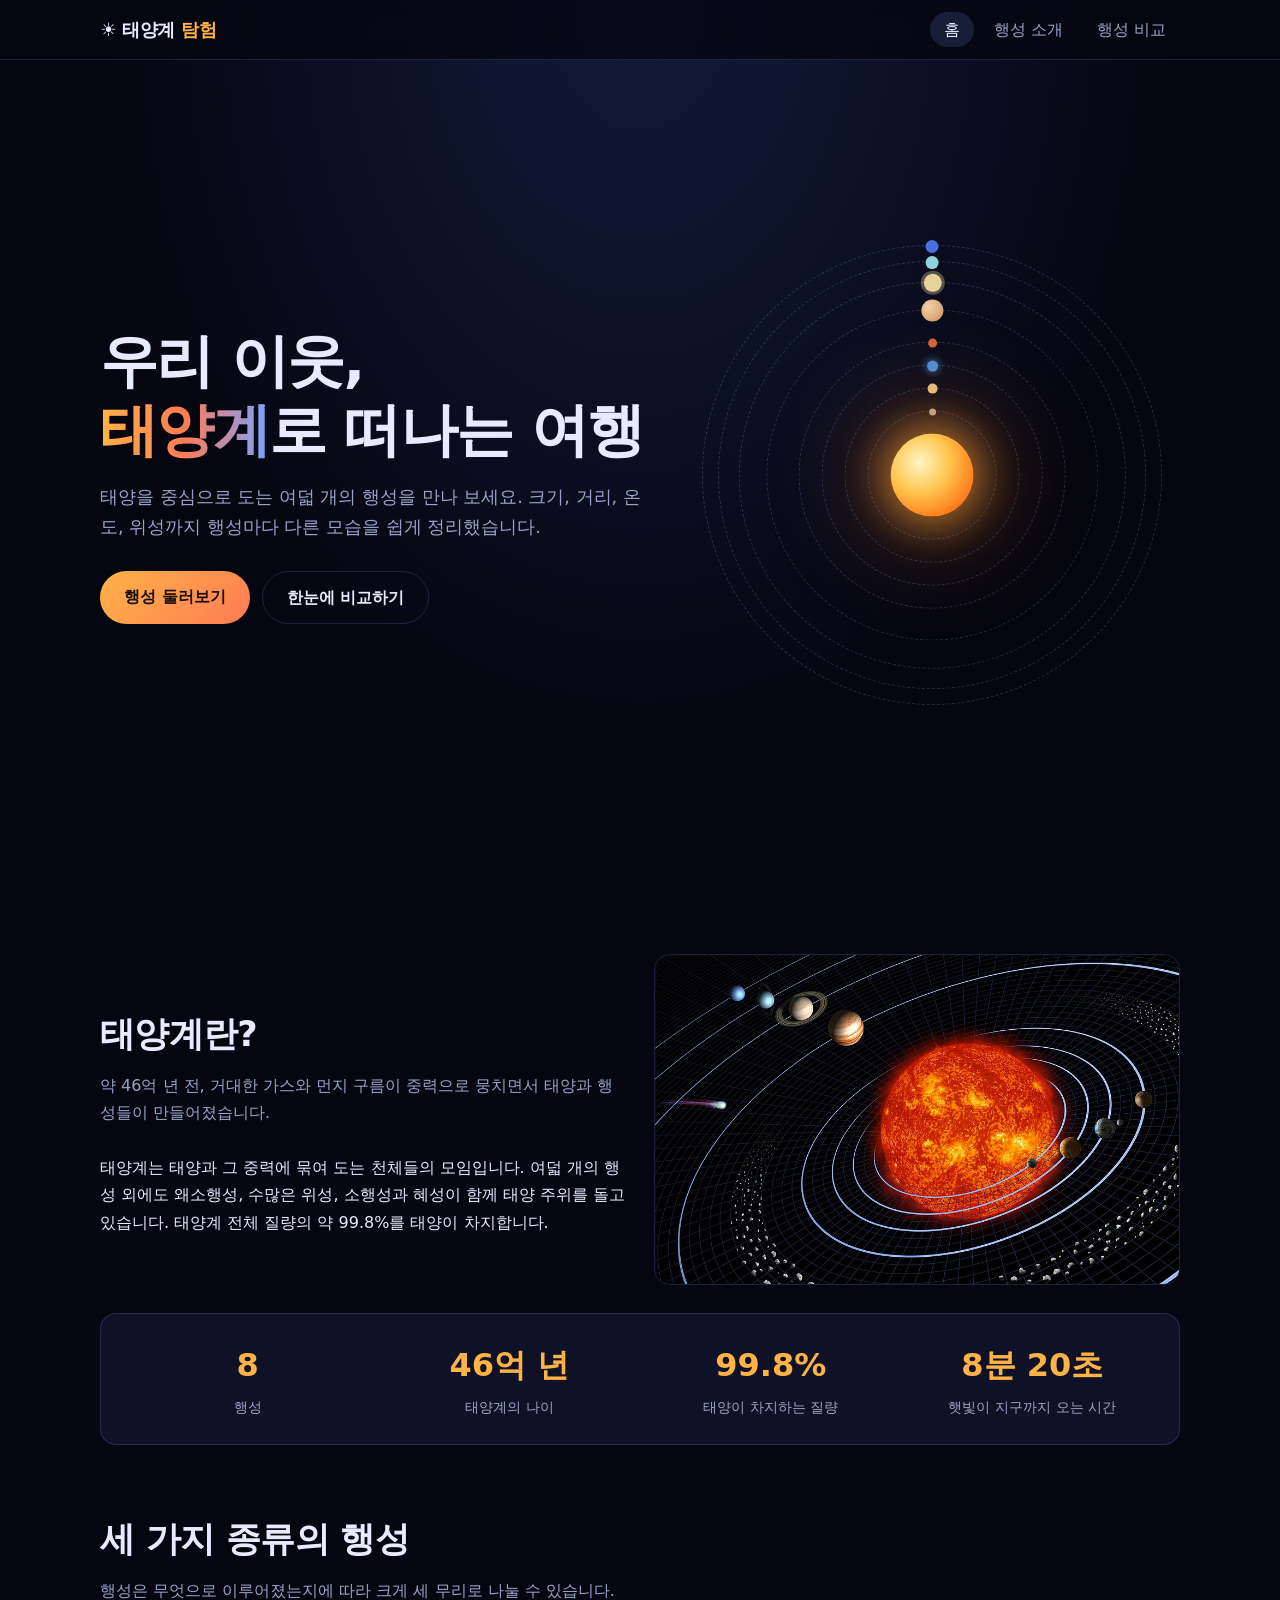
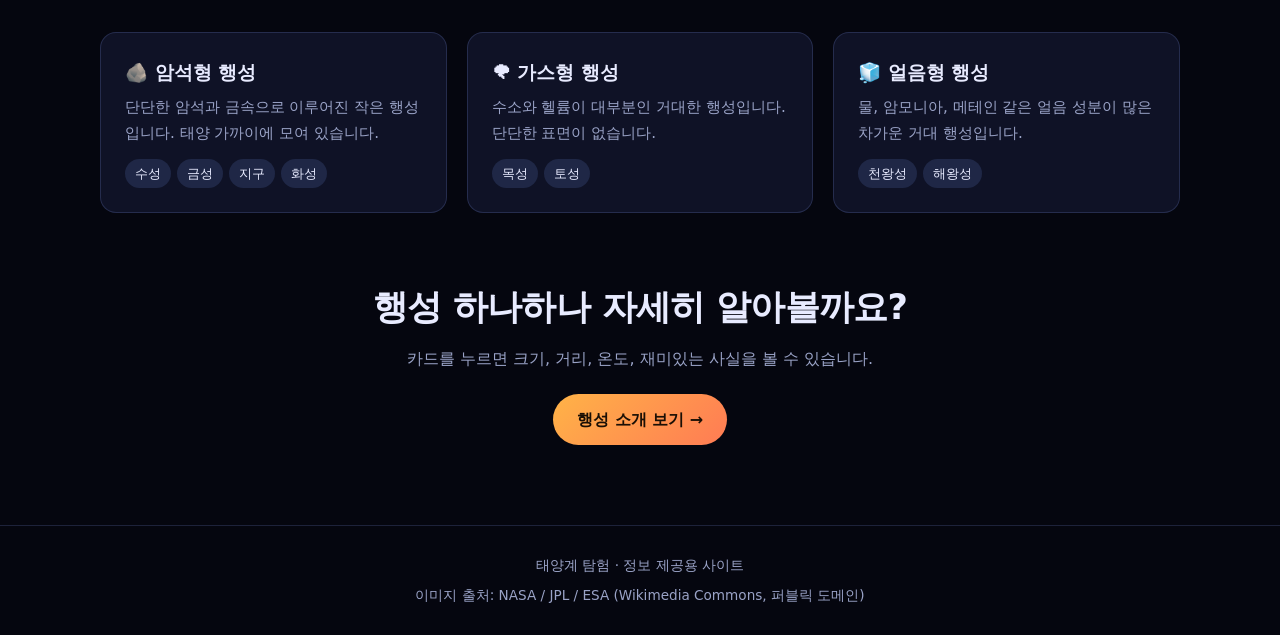
<file: index.html>
<!DOCTYPE html>
<html lang="ko">
<head>
  <meta charset="UTF-8">
  <meta name="viewport" content="width=device-width, initial-scale=1.0">
  <title>태양계 탐험 | 홈</title>
  <meta name="description" content="태양계 여덟 행성을 소개하는 정보 사이트">
  <link rel="icon" href="data:image/svg+xml,<svg xmlns=%22http://www.w3.org/2000/svg%22 viewBox=%220 0 100 100%22><text y=%22.9em%22 font-size=%2290%22>🪐</text></svg>">
  <link rel="stylesheet" href="css/style.css">
</head>
<body>
  <canvas id="stars" aria-hidden="true"></canvas>

  <header class="site-header">
    <nav class="nav">
      <a class="logo" href="index.html">☀ 태양계 <span>탐험</span></a>
      <button class="nav-toggle" aria-label="메뉴 열기" aria-expanded="false">☰</button>
      <ul class="nav-links">
        <li><a href="index.html" class="active">홈</a></li>
        <li><a href="planets.html">행성 소개</a></li>
        <li><a href="compare.html">행성 비교</a></li>
      </ul>
    </nav>
  </header>

  <main>
    <section class="hero">
      <div>
        <h1 class="fade-up">우리 이웃,<br><em>태양계</em>로 떠나는 여행</h1>
        <p class="fade-up d1">태양을 중심으로 도는 여덟 개의 행성을 만나 보세요. 크기, 거리, 온도, 위성까지 행성마다 다른 모습을 쉽게 정리했습니다.</p>
        <div class="hero-actions fade-up d2">
          <a class="btn" href="planets.html">행성 둘러보기</a>
          <a class="btn ghost" href="compare.html">한눈에 비교하기</a>
        </div>
      </div>
      <div class="orbit-system" aria-label="태양 주위를 도는 행성 애니메이션" role="img">
        <div class="orbit o8"><span class="dot"></span></div>
        <div class="orbit o7"><span class="dot"></span></div>
        <div class="orbit o6"><span class="dot"></span></div>
        <div class="orbit o5"><span class="dot"></span></div>
        <div class="orbit o4"><span class="dot"></span></div>
        <div class="orbit o3"><span class="dot"></span></div>
        <div class="orbit o2"><span class="dot"></span></div>
        <div class="orbit o1"><span class="dot"></span></div>
        <div class="sun"></div>
      </div>
    </section>

    <section>
      <div class="intro-grid">
        <div class="reveal">
          <h2 class="section-title">태양계란?</h2>
          <p class="section-sub">약 46억 년 전, 거대한 가스와 먼지 구름이 중력으로 뭉치면서 태양과 행성들이 만들어졌습니다.</p>
          <p>태양계는 태양과 그 중력에 묶여 도는 천체들의 모임입니다. 여덟 개의 행성 외에도 왜소행성, 수많은 위성, 소행성과 혜성이 함께 태양 주위를 돌고 있습니다. 태양계 전체 질량의 약 99.8%를 태양이 차지합니다.</p>
        </div>
        <img class="reveal" src="images/system.jpg" alt="태양과 여덟 행성의 궤도를 그린 태양계 일러스트" loading="lazy">
      </div>
      <div class="stats panel reveal">
        <div class="stat"><strong>8</strong><span>행성</span></div>
        <div class="stat"><strong>46억 년</strong><span>태양계의 나이</span></div>
        <div class="stat"><strong>99.8%</strong><span>태양이 차지하는 질량</span></div>
        <div class="stat"><strong>8분 20초</strong><span>햇빛이 지구까지 오는 시간</span></div>
      </div>
    </section>

    <section>
      <h2 class="section-title reveal">세 가지 종류의 행성</h2>
      <p class="section-sub reveal">행성은 무엇으로 이루어졌는지에 따라 크게 세 무리로 나눌 수 있습니다.</p>
      <div class="groups">
        <article class="group panel reveal">
          <h3>🪨 암석형 행성</h3>
          <p>단단한 암석과 금속으로 이루어진 작은 행성입니다. 태양 가까이에 모여 있습니다.</p>
          <div class="chips"><span class="chip">수성</span><span class="chip">금성</span><span class="chip">지구</span><span class="chip">화성</span></div>
        </article>
        <article class="group panel reveal">
          <h3>🌪 가스형 행성</h3>
          <p>수소와 헬륨이 대부분인 거대한 행성입니다. 단단한 표면이 없습니다.</p>
          <div class="chips"><span class="chip">목성</span><span class="chip">토성</span></div>
        </article>
        <article class="group panel reveal">
          <h3>🧊 얼음형 행성</h3>
          <p>물, 암모니아, 메테인 같은 얼음 성분이 많은 차가운 거대 행성입니다.</p>
          <div class="chips"><span class="chip">천왕성</span><span class="chip">해왕성</span></div>
        </article>
      </div>
    </section>

    <section class="cta reveal">
      <h2 class="section-title">행성 하나하나 자세히 알아볼까요?</h2>
      <p>카드를 누르면 크기, 거리, 온도, 재미있는 사실을 볼 수 있습니다.</p>
      <a class="btn" href="planets.html">행성 소개 보기 →</a>
    </section>
  </main>

  <footer>
    <p>태양계 탐험 · 정보 제공용 사이트</p>
    <p>이미지 출처: NASA / JPL / ESA (Wikimedia Commons, 퍼블릭 도메인)</p>
  </footer>

  <script src="js/main.js"></script>
</body>
</html>
</file>
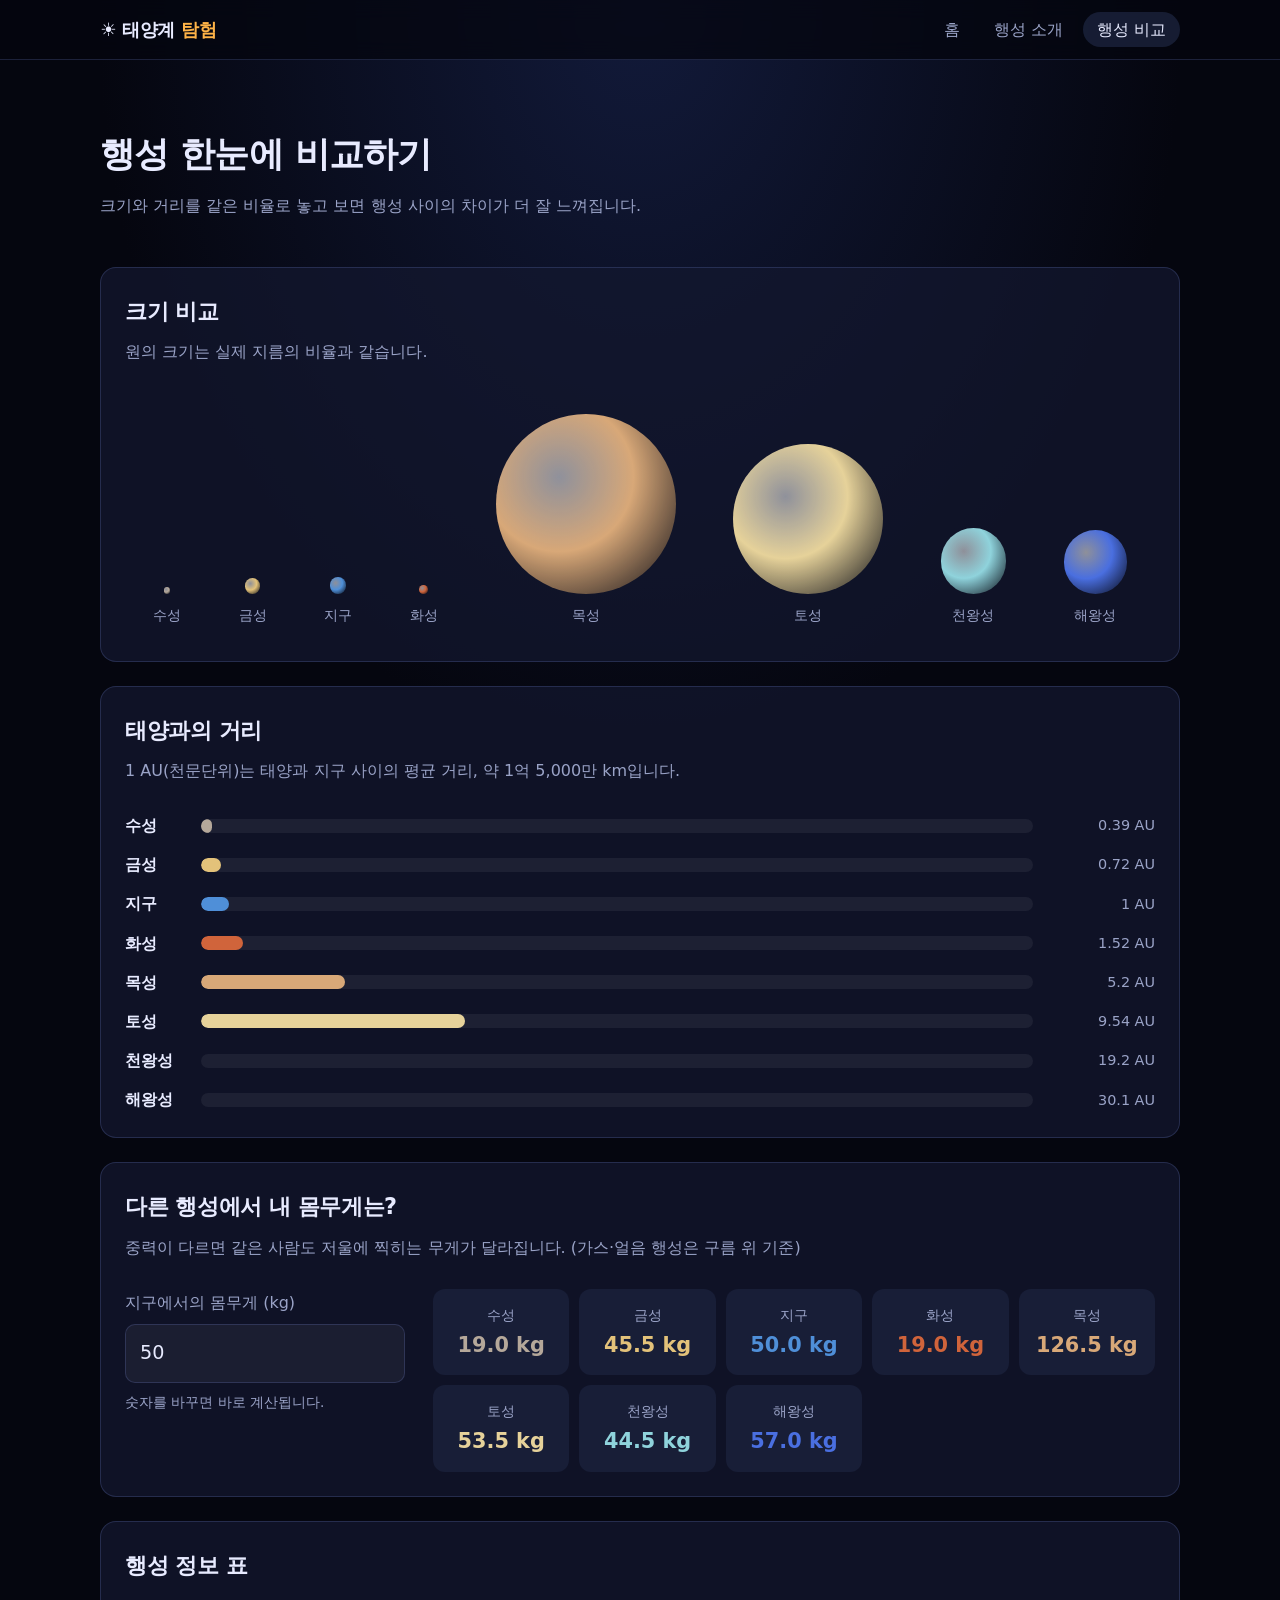
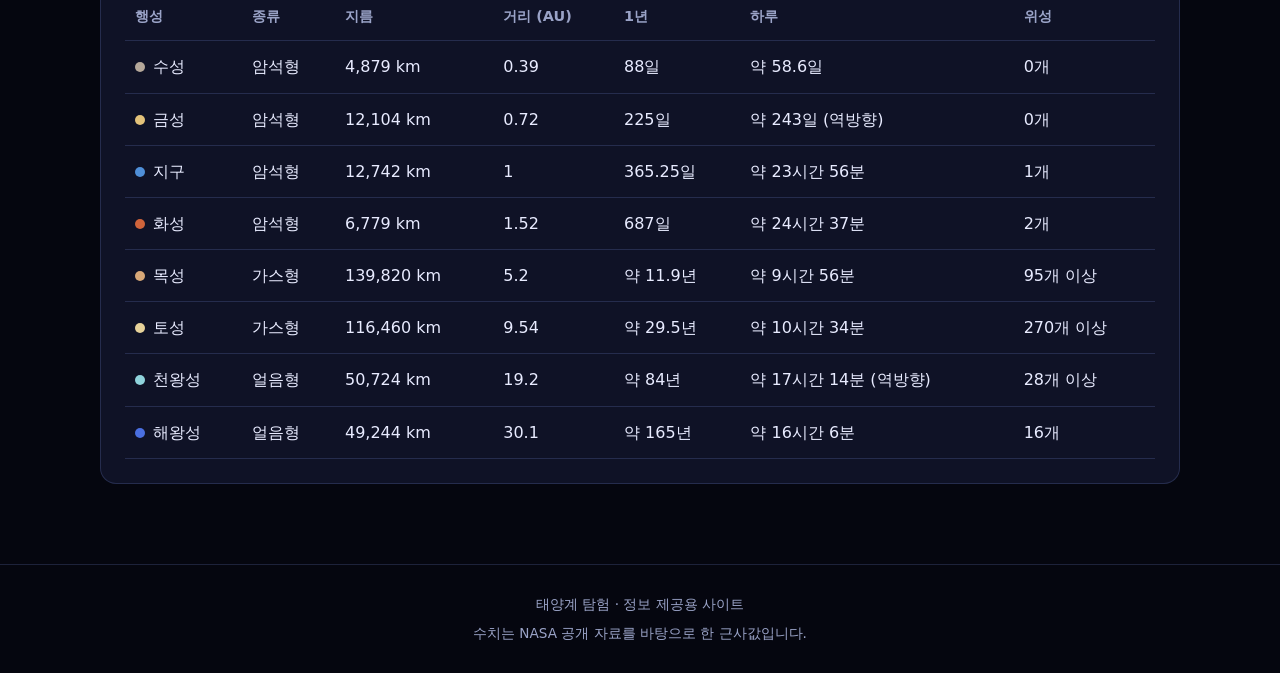
<file: compare.html>
<!DOCTYPE html>
<html lang="ko">
<head>
  <meta charset="UTF-8">
  <meta name="viewport" content="width=device-width, initial-scale=1.0">
  <title>태양계 탐험 | 행성 비교</title>
  <meta name="description" content="여덟 행성의 크기, 거리, 중력 비교">
  <link rel="icon" href="data:image/svg+xml,<svg xmlns=%22http://www.w3.org/2000/svg%22 viewBox=%220 0 100 100%22><text y=%22.9em%22 font-size=%2290%22>🪐</text></svg>">
  <link rel="stylesheet" href="css/style.css">
</head>
<body>
  <canvas id="stars" aria-hidden="true"></canvas>

  <header class="site-header">
    <nav class="nav">
      <a class="logo" href="index.html">☀ 태양계 <span>탐험</span></a>
      <button class="nav-toggle" aria-label="메뉴 열기" aria-expanded="false">☰</button>
      <ul class="nav-links">
        <li><a href="index.html">홈</a></li>
        <li><a href="planets.html">행성 소개</a></li>
        <li><a href="compare.html" class="active">행성 비교</a></li>
      </ul>
    </nav>
  </header>

  <main>
    <section>
      <h1 class="section-title fade-up">행성 한눈에 비교하기</h1>
      <p class="section-sub fade-up d1">크기와 거리를 같은 비율로 놓고 보면 행성 사이의 차이가 더 잘 느껴집니다.</p>
    </section>

    <section style="padding-top:20px">
      <div class="panel reveal">
        <h2 class="section-title" style="font-size:1.4rem">크기 비교</h2>
        <p class="section-sub">원의 크기는 실제 지름의 비율과 같습니다.</p>
        <div class="size-row" id="sizeRow"></div>
      </div>
    </section>

    <section style="padding-top:24px">
      <div class="panel reveal">
        <h2 class="section-title" style="font-size:1.4rem">태양과의 거리</h2>
        <p class="section-sub">1 AU(천문단위)는 태양과 지구 사이의 평균 거리, 약 1억 5,000만 km입니다.</p>
        <div class="bars" id="distanceBars"></div>
      </div>
    </section>

    <section style="padding-top:24px">
      <div class="panel reveal">
        <h2 class="section-title" style="font-size:1.4rem">다른 행성에서 내 몸무게는?</h2>
        <p class="section-sub">중력이 다르면 같은 사람도 저울에 찍히는 무게가 달라집니다. (가스·얼음 행성은 구름 위 기준)</p>
        <div class="calc">
          <div>
            <label for="weightInput">지구에서의 몸무게 (kg)</label>
            <input id="weightInput" type="number" min="1" max="500" value="50" inputmode="decimal">
            <p class="hint">숫자를 바꾸면 바로 계산됩니다.</p>
          </div>
          <div class="weights" id="weights"></div>
        </div>
      </div>
    </section>

    <section style="padding-top:24px">
      <div class="panel reveal">
        <h2 class="section-title" style="font-size:1.4rem">행성 정보 표</h2>
        <div class="table-wrap">
          <table>
            <thead>
              <tr><th>행성</th><th>종류</th><th>지름</th><th>거리 (AU)</th><th>1년</th><th>하루</th><th>위성</th></tr>
            </thead>
            <tbody id="tableBody"></tbody>
          </table>
        </div>
      </div>
    </section>
  </main>

  <footer>
    <p>태양계 탐험 · 정보 제공용 사이트</p>
    <p>수치는 NASA 공개 자료를 바탕으로 한 근사값입니다.</p>
  </footer>

  <script src="js/planets.js"></script>
  <script src="js/main.js"></script>
  <script>
    // 크기 비교 (목성 = 최대)
    const maxD = Math.max(...PLANETS.map((p) => p.diameter));
    const maxPx = Math.min(180, window.innerWidth * 0.2);
    document.getElementById("sizeRow").innerHTML = PLANETS.map((p, i) => {
      const size = Math.max(4, (p.diameter / maxD) * maxPx);
      return `<div class="size-item">
        <div class="size-ball" style="width:${size}px;height:${size}px;background:radial-gradient(circle at 35% 35%, #fff8, ${p.color} 45%, #0008);transition-delay:${i * 120}ms"></div>
        <span>${p.name}</span></div>`;
    }).join("");

    // 거리 막대 (로그 척도 대신 실제 비율)
    const maxAU = Math.max(...PLANETS.map((p) => p.distanceAU));
    const bars = document.getElementById("distanceBars");
    bars.innerHTML = PLANETS.map((p) => `
      <div class="bar-row">
        <span class="label">${p.name}</span>
        <div class="bar-track"><div class="bar-fill" data-w="${Math.max(1, (p.distanceAU / maxAU) * 100)}" style="background:${p.color}"></div></div>
        <span class="value">${p.distanceAU} AU</span>
      </div>`).join("");
    // 화면에 보이면 막대가 늘어나는 애니메이션
    const barIO = new IntersectionObserver((entries) => {
      if (entries[0].isIntersecting) {
        bars.querySelectorAll(".bar-fill").forEach((el, i) => {
          setTimeout(() => (el.style.width = el.dataset.w + "%"), i * 100);
        });
        barIO.disconnect();
      }
    }, { threshold: 0.3 });
    barIO.observe(bars);

    // 몸무게 계산기
    const input = document.getElementById("weightInput");
    const weights = document.getElementById("weights");
    function renderWeights() {
      const w = parseFloat(input.value);
      weights.innerHTML = PLANETS.map((p) => {
        const val = isNaN(w) || w <= 0 ? "-" : (w * p.gravity).toFixed(1) + " kg";
        return `<div class="weight bump"><span>${p.name}</span><strong style="color:${p.color}">${val}</strong></div>`;
      }).join("");
    }
    input.addEventListener("input", renderWeights);
    renderWeights();

    // 표
    document.getElementById("tableBody").innerHTML = PLANETS.map((p) => `
      <tr>
        <td><span class="swatch" style="background:${p.color}"></span>${p.name}</td>
        <td>${p.typeLabel}</td>
        <td>${p.diameter.toLocaleString()} km</td>
        <td>${p.distanceAU}</td>
        <td>${p.year}</td>
        <td>${p.day}</td>
        <td>${p.moons}</td>
      </tr>`).join("");
  </script>
</body>
</html>
</file>
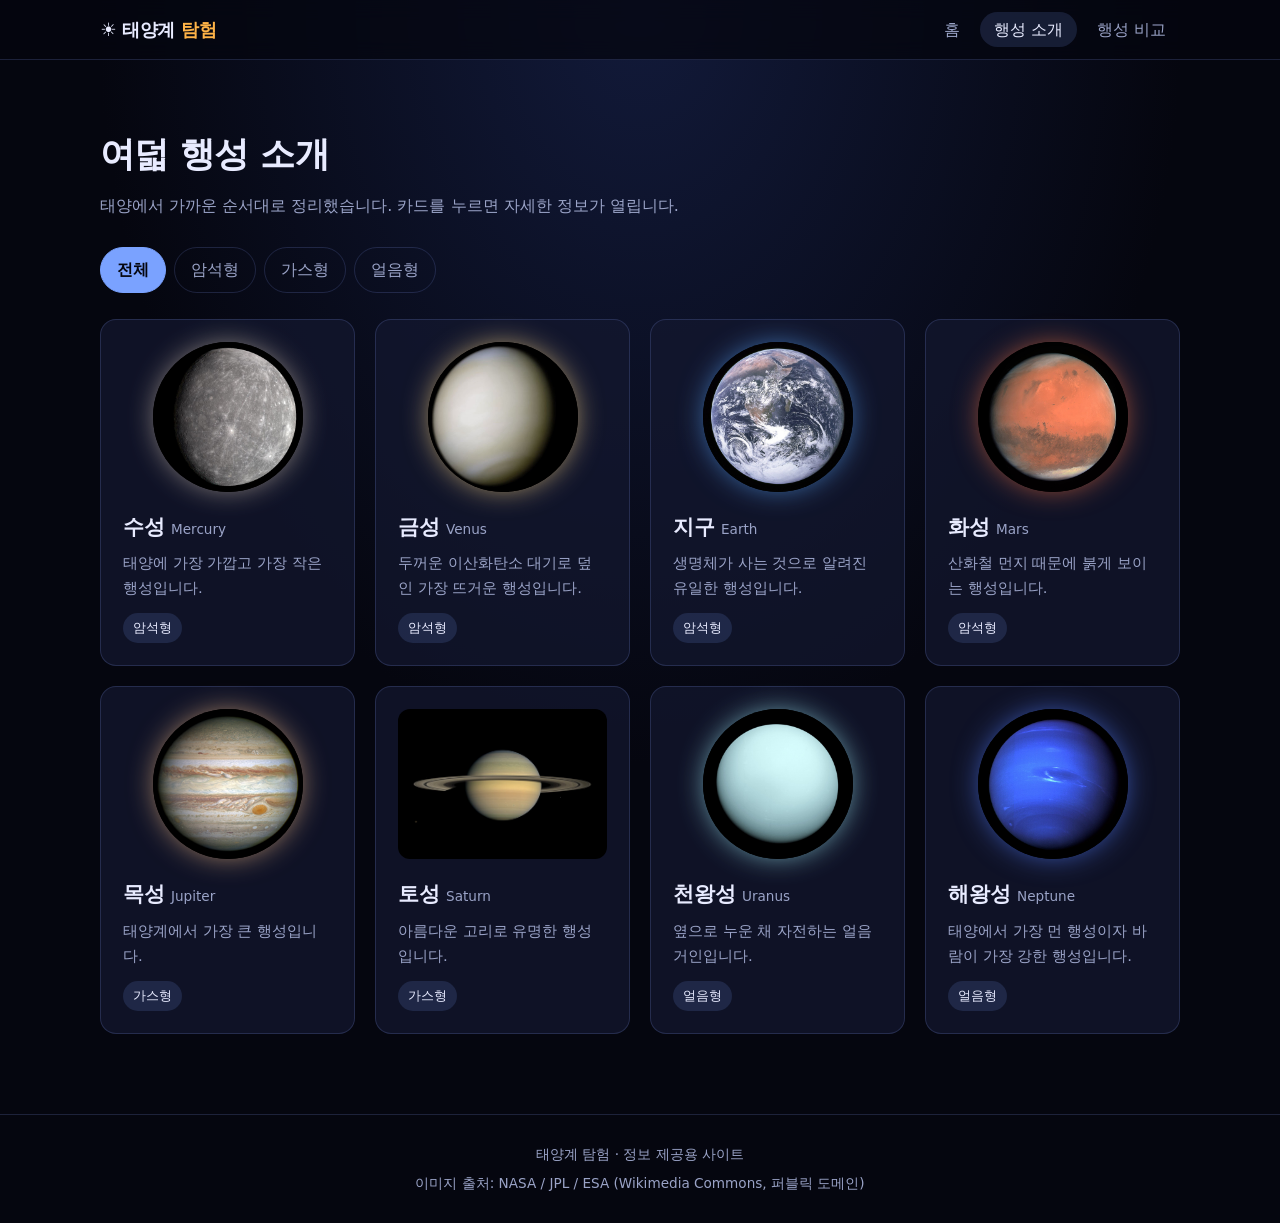
<file: planets.html>
<!DOCTYPE html>
<html lang="ko">
<head>
  <meta charset="UTF-8">
  <meta name="viewport" content="width=device-width, initial-scale=1.0">
  <title>태양계 탐험 | 행성 소개</title>
  <meta name="description" content="수성부터 해왕성까지 여덟 행성 소개">
  <link rel="icon" href="data:image/svg+xml,<svg xmlns=%22http://www.w3.org/2000/svg%22 viewBox=%220 0 100 100%22><text y=%22.9em%22 font-size=%2290%22>🪐</text></svg>">
  <link rel="stylesheet" href="css/style.css">
</head>
<body>
  <canvas id="stars" aria-hidden="true"></canvas>

  <header class="site-header">
    <nav class="nav">
      <a class="logo" href="index.html">☀ 태양계 <span>탐험</span></a>
      <button class="nav-toggle" aria-label="메뉴 열기" aria-expanded="false">☰</button>
      <ul class="nav-links">
        <li><a href="index.html">홈</a></li>
        <li><a href="planets.html" class="active">행성 소개</a></li>
        <li><a href="compare.html">행성 비교</a></li>
      </ul>
    </nav>
  </header>

  <main>
    <section>
      <h1 class="section-title fade-up">여덟 행성 소개</h1>
      <p class="section-sub fade-up d1">태양에서 가까운 순서대로 정리했습니다. 카드를 누르면 자세한 정보가 열립니다.</p>

      <div class="filters fade-up d2" role="group" aria-label="행성 종류 필터">
        <button class="filter-btn active" data-filter="all">전체</button>
        <button class="filter-btn" data-filter="rocky">암석형</button>
        <button class="filter-btn" data-filter="gas">가스형</button>
        <button class="filter-btn" data-filter="ice">얼음형</button>
      </div>

      <div class="planet-grid" id="planetGrid"></div>
    </section>
  </main>

  <div class="modal" id="modal" aria-hidden="true">
    <div class="modal-backdrop" data-close></div>
    <div class="modal-box" role="dialog" aria-modal="true" aria-labelledby="modalTitle">
      <button class="modal-close" data-close aria-label="닫기">×</button>
      <div class="modal-img" id="modalImg"></div>
      <div>
        <span class="chip" id="modalType"></span>
        <h2 id="modalTitle"></h2>
        <p class="desc" id="modalDesc"></p>
        <dl class="facts" id="modalFacts"></dl>
        <p class="fun-fact" id="modalFact"></p>
        <div class="modal-nav">
          <button class="btn ghost" id="prevBtn">← 이전 행성</button>
          <button class="btn ghost" id="nextBtn">다음 행성 →</button>
        </div>
      </div>
    </div>
  </div>

  <footer>
    <p>태양계 탐험 · 정보 제공용 사이트</p>
    <p>이미지 출처: NASA / JPL / ESA (Wikimedia Commons, 퍼블릭 도메인)</p>
  </footer>

  <script src="js/planets.js"></script>
  <script src="js/main.js"></script>
  <script>
    const grid = document.getElementById("planetGrid");
    const modal = document.getElementById("modal");
    let current = 0;
    let lastFocus = null;

    // 카드 만들기
    grid.innerHTML = PLANETS.map((p, i) => `
      <button class="planet-card reveal" data-type="${p.type}" data-index="${i}" style="--glow:${p.color}; transition-delay:${i * 60}ms">
        <div class="thumb${p.id === "saturn" ? " wide" : ""}"><img src="${p.img}" alt="${p.name} 사진" loading="lazy"></div>
        <h3>${p.name}<small>${p.en}</small></h3>
        <p>${p.summary}</p>
        <span class="chip tag">${p.typeLabel}</span>
      </button>`).join("");
    observeReveal(grid);

    // 필터
    document.querySelectorAll(".filter-btn").forEach((btn) => {
      btn.addEventListener("click", () => {
        document.querySelectorAll(".filter-btn").forEach((b) => b.classList.remove("active"));
        btn.classList.add("active");
        const f = btn.dataset.filter;
        grid.querySelectorAll(".planet-card").forEach((card) => {
          card.classList.toggle("hide", f !== "all" && card.dataset.type !== f);
        });
      });
    });

    // 모달
    function openModal(i) {
      current = (i + PLANETS.length) % PLANETS.length;
      const p = PLANETS[current];
      const img = document.getElementById("modalImg");
      img.className = "modal-img" + (p.id === "saturn" ? " wide" : "");
      img.innerHTML = `<img src="${p.img}" alt="${p.name} 사진">`;
      document.getElementById("modalType").textContent = p.typeLabel + " 행성";
      document.getElementById("modalTitle").innerHTML = `${p.name}<small>${p.en}</small>`;
      document.getElementById("modalDesc").textContent = p.desc;
      document.getElementById("modalFacts").innerHTML = [
        ["지름", p.diameter.toLocaleString() + " km"],
        ["태양과의 거리", p.distance],
        ["공전 주기 (1년)", p.year],
        ["자전 주기 (하루)", p.day],
        ["위성 수", p.moons],
        ["중력 (지구=1)", p.gravity],
        ["표면 온도", p.temp]
      ].map(([k, v]) => `<div><dt>${k}</dt><dd>${v}</dd></div>`).join("");
      document.getElementById("modalFact").textContent = "💡 " + p.fact;
      // 애니메이션 다시 재생
      const box = modal.querySelector(".modal-box");
      box.style.animation = "none"; box.offsetHeight; box.style.animation = "";
      if (!modal.classList.contains("open")) {
        lastFocus = document.activeElement;
        modal.classList.add("open");
        modal.setAttribute("aria-hidden", "false");
        document.body.style.overflow = "hidden";
        modal.querySelector(".modal-close").focus();
      }
    }
    function closeModal() {
      modal.classList.remove("open");
      modal.setAttribute("aria-hidden", "true");
      document.body.style.overflow = "";
      if (lastFocus) lastFocus.focus();
    }
    grid.addEventListener("click", (e) => {
      const card = e.target.closest(".planet-card");
      if (card) openModal(Number(card.dataset.index));
    });
    modal.querySelectorAll("[data-close]").forEach((el) => el.addEventListener("click", closeModal));
    document.getElementById("prevBtn").addEventListener("click", () => openModal(current - 1));
    document.getElementById("nextBtn").addEventListener("click", () => openModal(current + 1));
    document.addEventListener("keydown", (e) => {
      if (!modal.classList.contains("open")) return;
      if (e.key === "Escape") closeModal();
      if (e.key === "ArrowLeft") openModal(current - 1);
      if (e.key === "ArrowRight") openModal(current + 1);
    });
  </script>
</body>
</html>
</file>
<file: css/style.css>
:root {
  --bg: #05060f;
  --panel: rgba(20, 24, 48, 0.72);
  --panel-border: rgba(140, 160, 255, 0.18);
  --text: #e8ebff;
  --muted: #9aa3c7;
  --accent: #ffb347;
  --accent-2: #7aa2ff;
  --radius: 16px;
}

* { box-sizing: border-box; margin: 0; padding: 0; }
html { scroll-behavior: smooth; background-color: var(--bg); }
body {
  font-family: "Pretendard", "Noto Sans KR", "Malgun Gothic", system-ui, sans-serif;
  background: var(--bg) radial-gradient(ellipse at top, #121a3a 0%, var(--bg) 60%) fixed;
  color: var(--text);
  line-height: 1.7;
  min-height: 100vh;
  overflow-x: hidden;
}
img { max-width: 100%; display: block; }
a { color: var(--accent-2); }

#stars { position: fixed; inset: 0; z-index: -1; pointer-events: none; }

/* ---------- 내비게이션 ---------- */
.site-header {
  position: sticky; top: 0; z-index: 50;
  background: rgba(5, 6, 15, 0.75);
  backdrop-filter: blur(10px);
  border-bottom: 1px solid var(--panel-border);
}
.nav {
  max-width: 1120px; margin: 0 auto; padding: 14px 20px;
  display: flex; align-items: center; justify-content: space-between;
}
.logo { font-weight: 800; font-size: 1.15rem; color: var(--text); text-decoration: none; letter-spacing: -0.02em; }
.logo span { color: var(--accent); }
.nav-links { display: flex; gap: 6px; list-style: none; }
.nav-links a {
  color: var(--muted); text-decoration: none; padding: 8px 14px; border-radius: 999px;
  transition: background 0.25s, color 0.25s;
}
.nav-links a:hover, .nav-links a.active { color: var(--text); background: rgba(122, 162, 255, 0.15); }
.nav-toggle { display: none; background: none; border: 0; color: var(--text); font-size: 1.6rem; cursor: pointer; }

@media (max-width: 680px) {
  .nav-toggle { display: block; }
  .nav-links {
    position: absolute; top: 100%; left: 0; right: 0; flex-direction: column;
    background: rgba(5, 6, 15, 0.96); padding: 10px 16px 16px;
    border-bottom: 1px solid var(--panel-border);
    display: none;
  }
  .nav-links.open { display: flex; }
}

/* ---------- 공통 레이아웃 ---------- */
main { max-width: 1120px; margin: 0 auto; padding: 0 20px 80px; }
section { padding: 64px 0 0; }
.section-title { font-size: clamp(1.6rem, 3vw, 2.2rem); margin-bottom: 8px; letter-spacing: -0.02em; }
.section-sub { color: var(--muted); margin-bottom: 28px; }
.panel {
  background: var(--panel); border: 1px solid var(--panel-border);
  border-radius: var(--radius); padding: 24px;
}
.btn {
  display: inline-block; padding: 12px 24px; border-radius: 999px;
  background: linear-gradient(135deg, #ffb347, #ff7b54); color: #1a0f05;
  font-weight: 700; text-decoration: none; transition: transform 0.2s, box-shadow 0.2s;
}
.btn:hover { transform: translateY(-2px); box-shadow: 0 8px 24px rgba(255, 140, 70, 0.35); }
.btn.ghost { background: transparent; color: var(--text); border: 1px solid var(--panel-border); }
.btn.ghost:hover { box-shadow: none; background: rgba(122, 162, 255, 0.12); }

/* 스크롤 등장 애니메이션 */
.reveal { opacity: 0; transform: translateY(30px); transition: opacity 0.8s ease, transform 0.8s ease; }
.reveal.visible { opacity: 1; transform: none; }

/* ---------- 홈: 히어로 + 궤도 애니메이션 ---------- */
.hero {
  display: grid; grid-template-columns: 1.1fr 1fr; gap: 40px; align-items: center;
  min-height: calc(100vh - 70px); padding: 40px 0;
}
.hero h1 { font-size: clamp(2.2rem, 5vw, 3.6rem); line-height: 1.2; letter-spacing: -0.03em; margin-bottom: 18px; }
.hero h1 em { font-style: normal; background: linear-gradient(90deg, #ffb347, #ff7b54, #7aa2ff); -webkit-background-clip: text; background-clip: text; color: transparent; }
.hero p { color: var(--muted); font-size: 1.1rem; margin-bottom: 28px; }
.hero-actions { display: flex; gap: 12px; flex-wrap: wrap; }
.fade-up { animation: fadeUp 1s ease both; }
.fade-up.d1 { animation-delay: 0.15s; } .fade-up.d2 { animation-delay: 0.3s; }
@keyframes fadeUp { from { opacity: 0; transform: translateY(24px); } to { opacity: 1; transform: none; } }

.orbit-system { position: relative; width: min(460px, 86vw); aspect-ratio: 1; margin: 0 auto; }
.sun {
  position: absolute; top: 50%; left: 50%; width: 18%; aspect-ratio: 1; transform: translate(-50%, -50%);
  border-radius: 50%;
  background: radial-gradient(circle at 35% 35%, #fff6c4, #ffc44d 40%, #ff7b1c 75%, #d9480f);
  box-shadow: 0 0 40px 10px rgba(255, 160, 50, 0.6), 0 0 100px 30px rgba(255, 120, 30, 0.25);
  animation: pulse 4s ease-in-out infinite;
}
@keyframes pulse { 50% { box-shadow: 0 0 55px 16px rgba(255, 170, 60, 0.75), 0 0 130px 40px rgba(255, 120, 30, 0.3); } }
.orbit {
  position: absolute; top: 50%; left: 50%; border: 1px dashed rgba(160, 180, 255, 0.22); border-radius: 50%;
  transform: translate(-50%, -50%); animation: spin linear infinite;
}
.orbit .dot { position: absolute; top: -6px; left: 50%; transform: translateX(-50%); border-radius: 50%; }
@keyframes spin { from { transform: translate(-50%, -50%) rotate(0deg); } to { transform: translate(-50%, -50%) rotate(360deg); } }
.o1 { width: 28%; height: 28%; animation-duration: 5s; }  .o1 .dot { width: 7px; height: 7px; top: -3.5px; background: #b5a89a; }
.o2 { width: 38%; height: 38%; animation-duration: 9s; }  .o2 .dot { width: 10px; height: 10px; top: -5px; background: #e3c27a; }
.o3 { width: 48%; height: 48%; animation-duration: 13s; } .o3 .dot { width: 11px; height: 11px; top: -5.5px; background: #4f8fd8; box-shadow: 0 0 8px #4f8fd8; }
.o4 { width: 58%; height: 58%; animation-duration: 18s; } .o4 .dot { width: 9px; height: 9px; top: -4.5px; background: #d0643b; }
.o5 { width: 72%; height: 72%; animation-duration: 28s; } .o5 .dot { width: 22px; height: 22px; top: -11px; background: radial-gradient(circle at 35% 35%, #f3d3a8, #c98f5e); }
.o6 { width: 84%; height: 84%; animation-duration: 38s; } .o6 .dot { width: 18px; height: 18px; top: -9px; background: #e6d29a; box-shadow: 0 0 0 3px rgba(230, 210, 154, 0.35); }
.o7 { width: 93%; height: 93%; animation-duration: 50s; } .o7 .dot { width: 13px; height: 13px; top: -6.5px; background: #8fd3dc; }
.o8 { width: 100%; height: 100%; animation-duration: 64s; } .o8 .dot { width: 13px; height: 13px; top: -6.5px; background: #4a6fe0; }

/* 홈: 소개 및 카드 */
.intro-grid { display: grid; grid-template-columns: 1fr 1fr; gap: 28px; align-items: center; }
.intro-grid img { border-radius: var(--radius); border: 1px solid var(--panel-border); }
.stats { display: grid; grid-template-columns: repeat(4, 1fr); gap: 16px; margin-top: 28px; }
.stat { text-align: center; }
.stat strong { display: block; font-size: 2rem; color: var(--accent); }
.stat span { color: var(--muted); font-size: 0.9rem; }

.groups { display: grid; grid-template-columns: repeat(3, 1fr); gap: 20px; }
.group h3 { margin-bottom: 6px; }
.group p { color: var(--muted); font-size: 0.95rem; }
.group .chips { margin-top: 12px; display: flex; gap: 6px; flex-wrap: wrap; }
.chip { font-size: 0.8rem; padding: 4px 10px; border-radius: 999px; background: rgba(122, 162, 255, 0.15); color: var(--text); }
.cta { text-align: center; }
.cta p { color: var(--muted); margin: 8px 0 22px; }

/* ---------- 행성 목록 ---------- */
.filters { display: flex; gap: 8px; flex-wrap: wrap; margin-bottom: 26px; }
.filter-btn {
  border: 1px solid var(--panel-border); background: transparent; color: var(--muted);
  padding: 8px 16px; border-radius: 999px; cursor: pointer; font: inherit; transition: all 0.2s;
}
.filter-btn:hover { color: var(--text); }
.filter-btn.active { background: var(--accent-2); color: #05060f; border-color: var(--accent-2); font-weight: 700; }

.planet-grid { display: grid; grid-template-columns: repeat(auto-fill, minmax(240px, 1fr)); gap: 20px; }
.planet-card {
  background: var(--panel); border: 1px solid var(--panel-border); border-radius: var(--radius);
  padding: 22px; cursor: pointer; text-align: left; color: inherit; font: inherit;
  transition: opacity 0.8s ease, transform 0.4s ease, border-color 0.3s, box-shadow 0.3s;
}
.planet-card:hover, .planet-card:focus-visible {
  transform: translateY(-6px); border-color: var(--glow, var(--accent-2));
  box-shadow: 0 12px 40px -12px var(--glow, var(--accent-2)); outline: none;
}
.planet-card .thumb {
  width: 150px; height: 150px; margin: 0 auto 18px; border-radius: 50%; overflow: hidden;
  background: #000; box-shadow: 0 0 30px -6px var(--glow);
}
.planet-card .thumb img { width: 100%; height: 100%; object-fit: cover; transition: transform 8s linear; }
.planet-card:hover .thumb img { transform: scale(1.12) rotate(8deg); }
.planet-card .thumb.wide { border-radius: 12px; width: 100%; height: 150px; box-shadow: none; }
.planet-card .thumb.wide img { object-fit: contain; }
.planet-card h3 { font-size: 1.3rem; }
.planet-card h3 small { color: var(--muted); font-weight: 400; font-size: 0.85rem; margin-left: 6px; }
.planet-card p { color: var(--muted); font-size: 0.93rem; margin-top: 6px; }
.planet-card .tag { display: inline-block; margin-top: 12px; }
.planet-card.hide { display: none; }

/* 상세 모달 */
.modal { position: fixed; inset: 0; z-index: 100; display: none; align-items: center; justify-content: center; padding: 16px; }
.modal.open { display: flex; }
.modal-backdrop { position: absolute; inset: 0; background: rgba(0, 0, 0, 0.7); animation: fadeIn 0.3s; }
.modal-box {
  position: relative; width: min(820px, 100%); max-height: 90vh; overflow-y: auto;
  background: #0d1230; border: 1px solid var(--panel-border); border-radius: 20px; padding: 28px;
  display: grid; grid-template-columns: 260px 1fr; gap: 28px; animation: popIn 0.35s ease;
}
@keyframes fadeIn { from { opacity: 0; } }
@keyframes popIn { from { opacity: 0; transform: scale(0.92) translateY(20px); } }
.modal-close {
  position: absolute; top: 12px; right: 14px; background: none; border: 0; color: var(--muted);
  font-size: 1.8rem; cursor: pointer; line-height: 1;
}
.modal-close:hover { color: var(--text); }
.modal-img { width: 100%; aspect-ratio: 1; border-radius: 50%; overflow: hidden; background: #000; animation: float 6s ease-in-out infinite; }
.modal-img img { width: 100%; height: 100%; object-fit: cover; }
.modal-img.wide { border-radius: 14px; aspect-ratio: auto; }
.modal-img.wide img { object-fit: contain; }
@keyframes float { 50% { transform: translateY(-10px); } }
.modal-box h2 { font-size: 2rem; }
.modal-box h2 small { color: var(--muted); font-size: 1rem; font-weight: 400; margin-left: 8px; }
.modal-box .desc { color: var(--muted); margin: 10px 0 18px; }
.facts { display: grid; grid-template-columns: 1fr 1fr; gap: 10px; }
.facts div { background: rgba(122, 162, 255, 0.08); border-radius: 10px; padding: 10px 12px; }
.facts dt { color: var(--muted); font-size: 0.8rem; }
.facts dd { font-weight: 700; }
.fun-fact { margin-top: 16px; padding: 12px 14px; border-left: 3px solid var(--accent); background: rgba(255, 179, 71, 0.08); border-radius: 0 10px 10px 0; font-size: 0.95rem; }
.modal-nav { display: flex; justify-content: space-between; margin-top: 18px; gap: 8px; }
.modal-nav button { font: inherit; cursor: pointer; }
@media (max-width: 680px) {
  .modal-box { grid-template-columns: 1fr; padding: 22px; }
  .modal-img { width: 60%; margin: 0 auto; }
  .modal-img.wide { width: 100%; }
}

/* ---------- 비교 페이지 ---------- */
.size-row {
  display: flex; align-items: flex-end; justify-content: space-between; gap: 10px;
  overflow-x: auto; padding: 20px 4px 10px;
  scrollbar-color: rgba(122, 162, 255, 0.4) transparent; scrollbar-width: thin;
}
.size-item { display: flex; flex-direction: column; align-items: center; gap: 10px; flex: 1 0 auto; min-width: 46px; }
.size-ball { border-radius: 50%; transform: scale(0); transition: transform 1s cubic-bezier(0.34, 1.56, 0.64, 1); }
.visible .size-ball { transform: scale(1); }
.size-item span { font-size: 0.85rem; color: var(--muted); white-space: nowrap; }

.bars { display: flex; flex-direction: column; gap: 12px; }
.bar-row { display: grid; grid-template-columns: 64px 1fr 110px; gap: 12px; align-items: center; }
.bar-row .label { font-weight: 700; }
.bar-row .value { color: var(--muted); font-size: 0.9rem; text-align: right; }
.bar-track { height: 14px; background: rgba(255, 255, 255, 0.06); border-radius: 999px; overflow: hidden; }
.bar-fill { height: 100%; width: 0; border-radius: 999px; transition: width 1.4s ease; }
@media (max-width: 520px) { .bar-row { grid-template-columns: 52px 1fr 82px; gap: 8px; } }

.table-wrap { overflow-x: auto; }
table { width: 100%; border-collapse: collapse; min-width: 640px; }
th, td { padding: 12px 10px; text-align: left; border-bottom: 1px solid var(--panel-border); white-space: nowrap; }
th { color: var(--muted); font-weight: 600; font-size: 0.9rem; }
tbody tr { transition: background 0.2s; }
tbody tr:hover { background: rgba(122, 162, 255, 0.08); }
.swatch { display: inline-block; width: 10px; height: 10px; border-radius: 50%; margin-right: 8px; }

.calc { display: grid; grid-template-columns: 280px 1fr; gap: 28px; align-items: start; }
.calc label { display: block; color: var(--muted); margin-bottom: 8px; }
.calc input {
  width: 100%; padding: 12px 14px; font: inherit; font-size: 1.2rem; color: var(--text);
  background: rgba(255, 255, 255, 0.05); border: 1px solid var(--panel-border); border-radius: 10px;
}
.calc input:focus { outline: 2px solid var(--accent-2); }
.calc .hint { color: var(--muted); font-size: 0.85rem; margin-top: 8px; }
.weights { display: grid; grid-template-columns: repeat(auto-fill, minmax(120px, 1fr)); gap: 10px; }
.weight { background: rgba(122, 162, 255, 0.08); border-radius: 12px; padding: 12px; text-align: center; }
.weight span { color: var(--muted); font-size: 0.85rem; }
.weight strong { display: block; font-size: 1.3rem; transition: color 0.3s; }
.weight.bump strong { animation: bump 0.4s ease; }
@keyframes bump { 50% { transform: scale(1.15); color: var(--accent); } }
@media (max-width: 760px) { .calc { grid-template-columns: 1fr; } }

/* ---------- 푸터 ---------- */
footer { border-top: 1px solid var(--panel-border); padding: 28px 20px; text-align: center; color: var(--muted); font-size: 0.85rem; }
footer p + p { margin-top: 6px; }

@media (max-width: 860px) {
  .hero { grid-template-columns: 1fr; text-align: center; min-height: auto; padding-top: 40px; }
  .hero-actions { justify-content: center; }
  .intro-grid { grid-template-columns: 1fr; }
  .groups { grid-template-columns: 1fr; }
  .stats { grid-template-columns: repeat(2, 1fr); }
}

@media (prefers-reduced-motion: reduce) {
  *, *::before, *::after { animation: none !important; transition: none !important; }
  .reveal { opacity: 1; transform: none; }
  .size-ball { transform: scale(1); }
}
</file>
